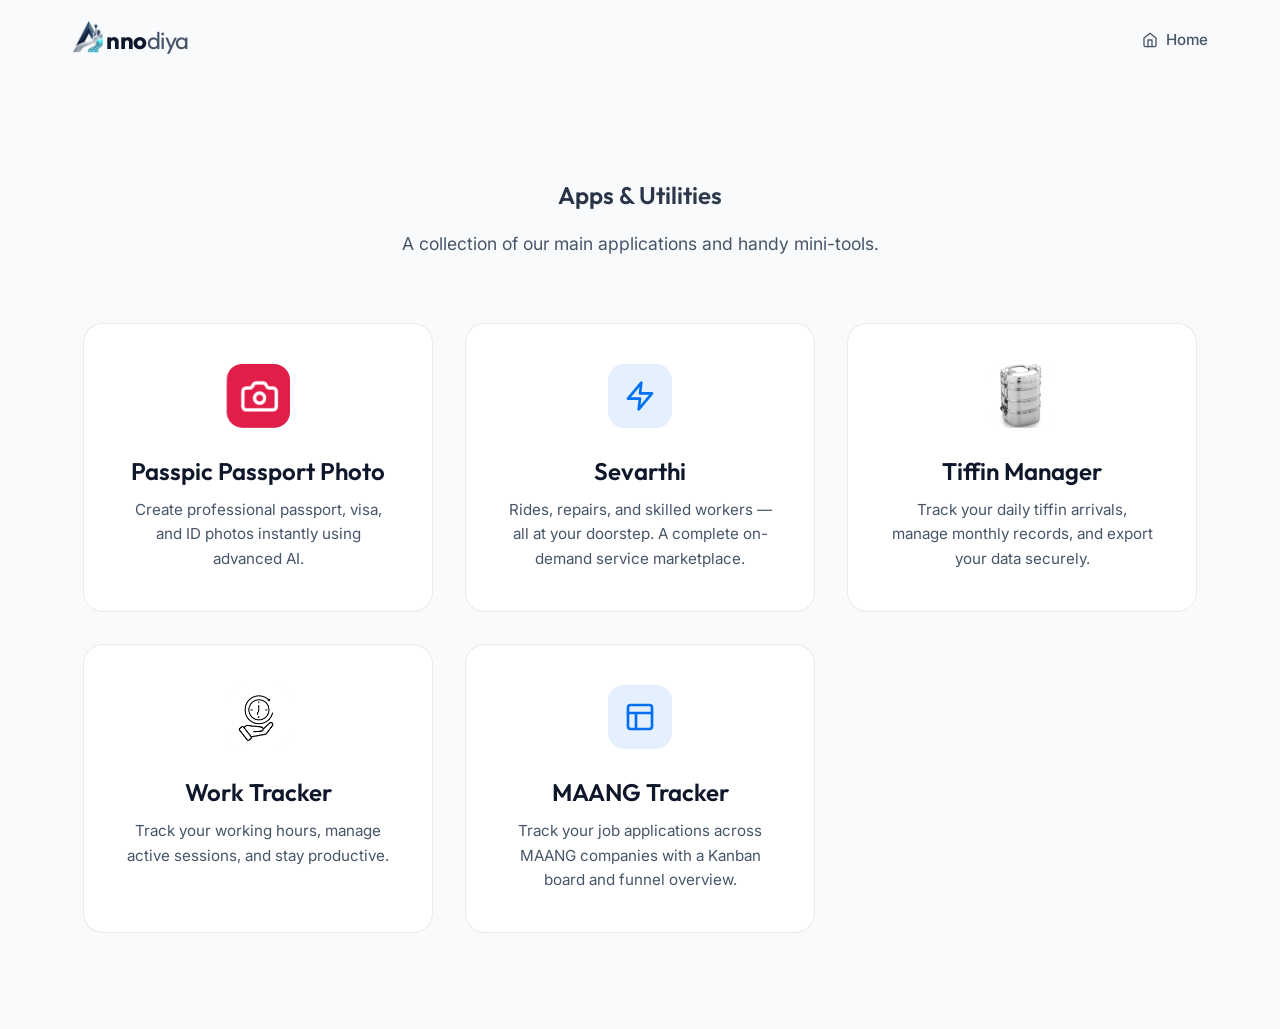
<file: utils/index.html>
<!DOCTYPE html>
<html lang="en">

<head>
    <meta charset="UTF-8">
    <meta name="viewport" content="width=device-width, initial-scale=1.0">
    <title>Utilities | Annodiya</title>
    <link rel="stylesheet" href="../index.css">
    <style>
        .utils-hero {
            padding: 4rem 0 4rem;
            text-align: center;
        }

        nav {
            position: static !important;
            transform: none !important;
            background: transparent !important;
            border-bottom: none !important;
            backdrop-filter: none !important;
            margin-bottom: 2rem;
        }

        .utils-grid {
            display: grid;
            grid-template-columns: repeat(auto-fill, minmax(300px, 350px));
            gap: 2rem;
            margin-bottom: 6rem;
            justify-content: center;
        }

        .util-card {
            background: var(--card-bg);
            border: 1px solid var(--border);
            border-radius: 20px;
            padding: 2.5rem;
            transition: var(--transition);
            display: flex;
            flex-direction: column;
            align-items: center;
            text-align: center;
            text-decoration: none;
            color: var(--text-primary);
        }

        .util-card:hover {
            background: var(--card-hover);
            border-color: var(--primary);
            transform: translateY(-8px);
            box-shadow: 0 10px 30px var(--primary-glow);
        }

        .util-icon {
            width: 64px;
            height: 64px;
            background: rgba(0, 112, 243, 0.1);
            color: var(--primary);
            border-radius: 16px;
            display: flex;
            align-items: center;
            justify-content: center;
            margin-bottom: 1.5rem;
        }

        .util-icon svg {
            width: 32px;
            height: 32px;
        }

        .util-card h3 {
            font-size: 1.5rem;
            margin-bottom: 0.5rem;
        }

        .util-card p {
            color: var(--text-secondary);
            font-size: 0.95rem;
        }
    </style>
</head>

<body>
    <nav>
        <div class="container nav-container">
            <a href="../index.html" class="logo" style="text-decoration: none;">
                <img src="../images/annodiya-logo.png" alt="Logo" class="logo-img">
                <span class="logo-text">nno<span>diya</span></span>
            </a>
            <div class="nav-links">
                <a href="../index.html" style="display: flex; align-items: center; gap: 0.5rem;">
                    <svg xmlns="http://www.w3.org/2000/svg" width="16" height="16" viewBox="0 0 24 24" fill="none"
                        stroke="currentColor" stroke-width="2" stroke-linecap="round" stroke-linejoin="round">
                        <path d="M3 9l9-7 9 7v11a2 2 0 0 1-2 2H5a2 2 0 0 1-2-2z"></path>
                        <polyline points="9 22 9 12 15 12 15 22"></polyline>
                    </svg>
                    Home
                </a>
            </div>
        </div>
    </nav>

    <main>
        <section class="utils-hero">
            <div class="container">
                <h1 class="gradient-text">Apps & Utilities</h1>
                <p style="color: var(--text-secondary); max-width: 600px; margin: 1rem auto 0; font-size: 1.1rem;">
                    A collection of our main applications and handy mini-tools.
                </p>
            </div>
        </section>

        <section class="container">
            <div class="utils-grid">
                <a href="https://passpic.annodiya.in/" target="_blank" class="util-card">
                    <div class="util-icon">
                        <img src="../images/passpic.png" alt="Passpic" style="width: 100%; height: 100%; border-radius: 16px; object-fit: cover;">
                    </div>
                    <h3>Passpic Passport Photo</h3>
                    <p>Create professional passport, visa, and ID photos instantly using advanced AI.</p>
                </a>

                <a href="https://sevarthi.vercel.app/" target="_blank" class="util-card">
                    <div class="util-icon">
                        <svg xmlns="http://www.w3.org/2000/svg" width="32" height="32" viewBox="0 0 24 24" fill="none" stroke="currentColor" stroke-width="2" stroke-linecap="round" stroke-linejoin="round"><path d="M13 2L3 14h9l-1 8 10-12h-9l1-8z"/></svg>
                    </div>
                    <h3>Sevarthi</h3>
                    <p>Rides, repairs, and skilled workers — all at your doorstep. A complete on-demand service marketplace.</p>
                </a>

                <a href="tiffin-manager/index.html" class="util-card">
                    <div class="util-icon">
                        <img src="../images/tiffin.png" alt="Tiffin Manager" style="width: 100%; height: 100%; border-radius: 16px; object-fit: cover;">
                    </div>
                    <h3>Tiffin Manager</h3>
                    <p>Track your daily tiffin arrivals, manage monthly records, and export your data securely.</p>
                </a>

                <a href="work-tracker/index.html" class="util-card">
                    <div class="util-icon">
                        <img src="../images/work-tracker-logo.png" alt="Work Tracker" style="width: 100%; height: 100%; border-radius: 16px; object-fit: cover;">
                    </div>
                    <h3>Work Tracker</h3>
                    <p>Track your working hours, manage active sessions, and stay productive.</p>
                </a>

                <a href="maang-tracker/index.html" class="util-card">
                    <div class="util-icon">
                        <svg xmlns="http://www.w3.org/2000/svg" width="32" height="32" viewBox="0 0 24 24" fill="none" stroke="currentColor" stroke-width="2" stroke-linecap="round" stroke-linejoin="round"><rect x="3" y="3" width="18" height="18" rx="2" ry="2"></rect><line x1="3" y1="9" x2="21" y2="9"></line><line x1="9" y1="21" x2="9" y2="9"></line></svg>
                    </div>
                    <h3>MAANG Tracker</h3>
                    <p>Track your job applications across MAANG companies with a Kanban board and funnel overview.</p>
                </a>
            </div>
        </section>
    </main>

    <script>
        const nav = document.querySelector('nav');
        setTimeout(() => nav.classList.add('visible'), 100);

        // Load theme
        const savedTheme = localStorage.getItem('portfolio-theme') || 'light';
        if (savedTheme === 'light' || (savedTheme === 'system' && !window.matchMedia('(prefers-color-scheme: dark)').matches)) {
            document.documentElement.setAttribute('data-theme', 'light');
        } else {
            document.documentElement.removeAttribute('data-theme');
        }
    </script>
</body>

</html>
</file>
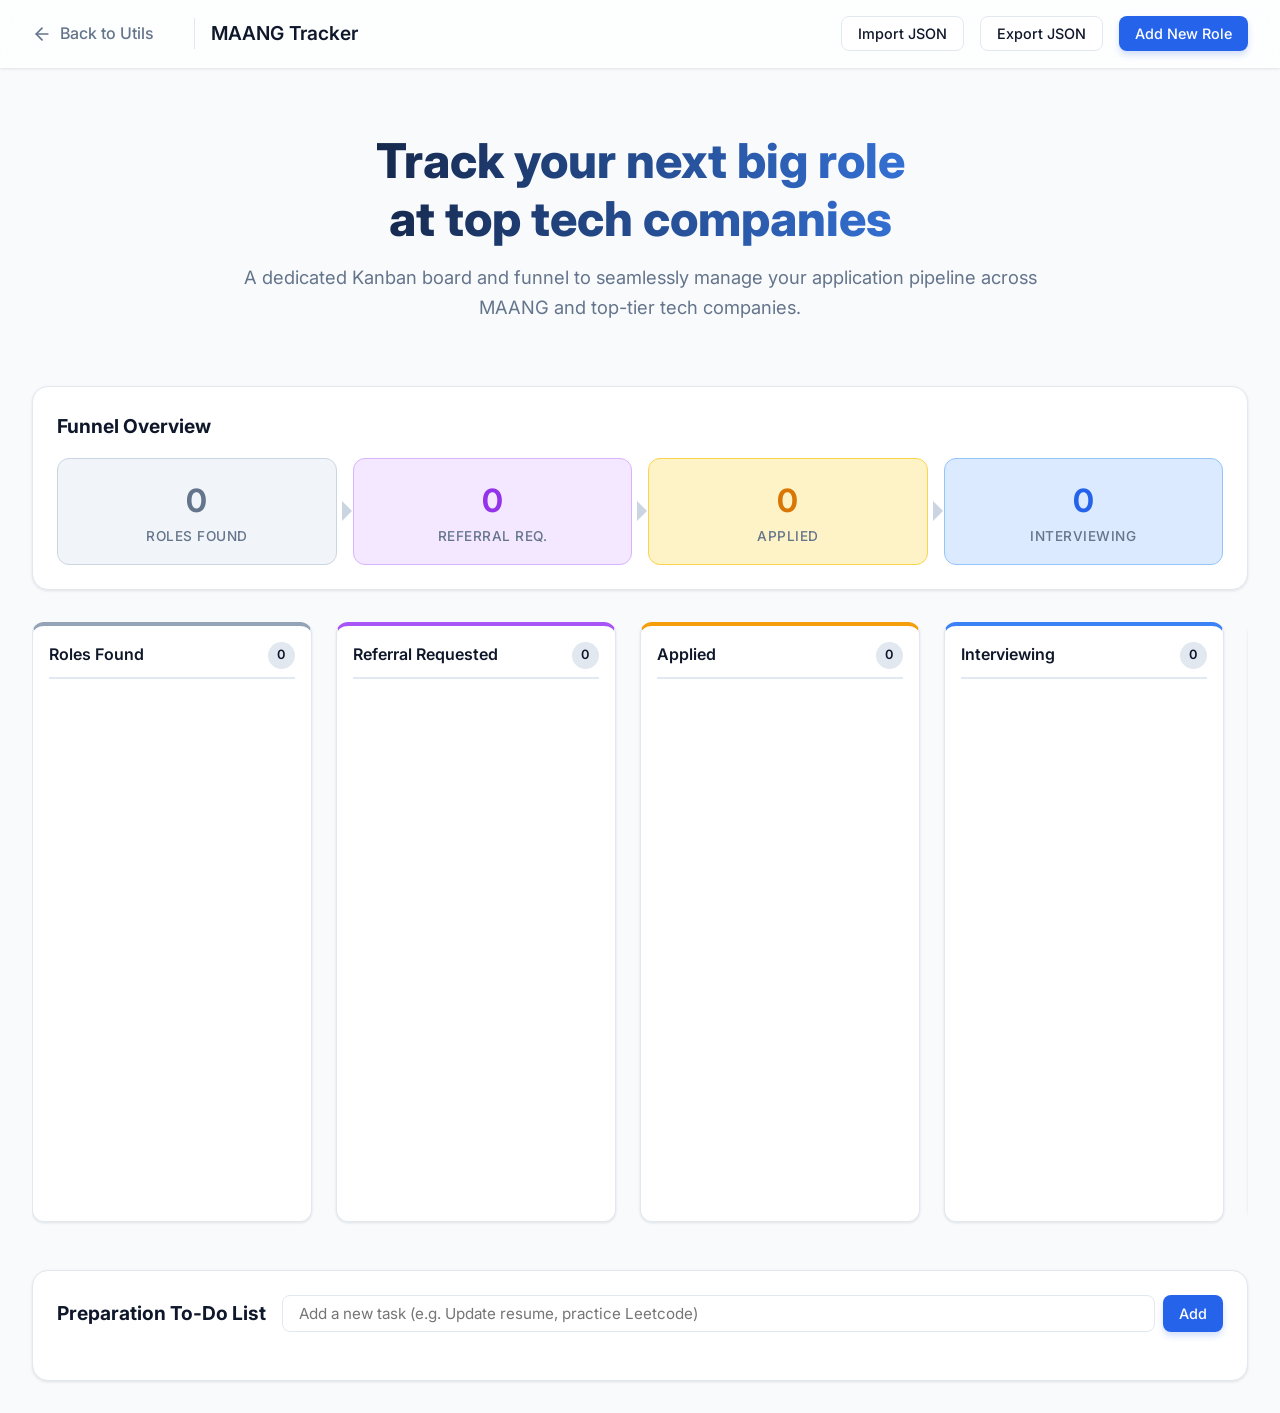
<file: utils/maang-tracker/index.html>
<!DOCTYPE html>
<html lang="en">
<head>
    <meta charset="UTF-8">
    <meta name="viewport" content="width=device-width, initial-scale=1.0">
    <title>MAANG Role Tracker</title>
    <link href="https://fonts.googleapis.com/css2?family=Inter:wght@400;500;600;700&display=swap" rel="stylesheet">
    <link rel="stylesheet" href="style.css">
</head>
<body>
    <header class="app-header">
        <div class="header-content">
            <div class="header-left">
                <a href="../index.html" class="back-link">
                    <svg xmlns="http://www.w3.org/2000/svg" width="20" height="20" viewBox="0 0 24 24" fill="none" stroke="currentColor" stroke-width="2" stroke-linecap="round" stroke-linejoin="round"><line x1="19" y1="12" x2="5" y2="12"></line><polyline points="12 19 5 12 12 5"></polyline></svg>
                    Back to Utils
                </a>
                <span style="font-weight: 600; font-size: 1.2rem; color: var(--text-primary); margin-left: 1rem; padding-left: 1rem; border-left: 1px solid var(--border-color);">MAANG Tracker</span>
            </div>
            <div class="header-actions">
                <button id="importBtn" class="btn btn-secondary">Import JSON</button>
                <input type="file" id="fileInput" accept=".json" style="display: none;">
                <button id="exportBtn" class="btn btn-secondary">Export JSON</button>
                <button id="addRoleBtn" class="btn btn-primary">Add New Role</button>
            </div>
        </div>
    </header>

    <main class="app-main">
        <!-- Hero Section -->
        <section class="tracker-hero" style="text-align: center; padding: 2rem 0; max-width: 800px; margin: 0 auto;">
            <h1 style="font-size: 3rem; font-weight: 800; line-height: 1.2; margin-bottom: 1rem; background: linear-gradient(to right, #0F172A, #3B82F6); -webkit-background-clip: text; -webkit-text-fill-color: transparent;">Track your next big role<br>at top tech companies</h1>
            <p style="color: var(--text-secondary); font-size: 1.15rem; line-height: 1.6;">A dedicated Kanban board and funnel to seamlessly manage your application pipeline across MAANG and top-tier tech companies.</p>
        </section>

        <!-- Funnel Overview -->
        <section class="funnel-section">
            <h2>Funnel Overview</h2>
            <div class="funnel-container" id="funnelContainer">
                <!-- Funnel items generated by JS -->
            </div>
        </section>

        <!-- Kanban Board -->
        <section class="kanban-board">
            <div class="kanban-column" data-column="found">
                <div class="column-header">
                    <h3>Roles Found</h3>
                    <span class="count" id="count-found">0</span>
                </div>
                <div class="column-content" id="col-found"></div>
            </div>

            <div class="kanban-column" data-column="referral">
                <div class="column-header">
                    <h3>Referral Requested</h3>
                    <span class="count" id="count-referral">0</span>
                </div>
                <div class="column-content" id="col-referral"></div>
            </div>

            <div class="kanban-column" data-column="applied">
                <div class="column-header">
                    <h3>Applied</h3>
                    <span class="count" id="count-applied">0</span>
                </div>
                <div class="column-content" id="col-applied"></div>
            </div>

            <div class="kanban-column" data-column="interviewing">
                <div class="column-header">
                    <h3>Interviewing</h3>
                    <span class="count" id="count-interviewing">0</span>
                </div>
                <div class="column-content" id="col-interviewing"></div>
            </div>

            <div class="kanban-column" data-column="rejected">
                <div class="column-header">
                    <h3>Rejected</h3>
                    <span class="count" id="count-rejected">0</span>
                </div>
                <div class="column-content" id="col-rejected"></div>
            </div>
        </section>

        <!-- Todo List -->
        <section class="todo-section">
            <div class="todo-header">
                <h2>Preparation To-Do List</h2>
                <form id="todoForm" class="todo-form">
                    <input type="text" id="todoInput" placeholder="Add a new task (e.g. Update resume, practice Leetcode)" required>
                    <button type="submit" class="btn btn-primary">Add</button>
                </form>
            </div>
            <ul id="todoList" class="todo-list">
                <!-- Todo items generated by JS -->
            </ul>
        </section>
    </main>

    <!-- Add Role Modal -->
    <div id="addRoleModal" class="modal">
        <div class="modal-content">
            <div class="modal-header">
                <h2>Add New Role</h2>
                <button class="close-btn">&times;</button>
            </div>
            <div class="modal-body">
                <form id="addRoleForm">
                    <div class="form-group">
                        <label for="companyName">Company (MAANG)</label>
                        <input type="text" id="companyName" required placeholder="e.g. Google, Amazon...">
                    </div>
                    <div class="form-group">
                        <label for="roleTitle">Role Title</label>
                        <input type="text" id="roleTitle" required placeholder="e.g. Frontend Engineer">
                    </div>
                    <div class="form-group">
                        <label for="roleLink">Job Link</label>
                        <input type="url" id="roleLink" placeholder="https://careers.google.com/...">
                    </div>
                    <div class="form-actions">
                        <button type="button" class="btn btn-secondary close-modal-btn">Cancel</button>
                        <button type="submit" class="btn btn-primary">Add Role</button>
                    </div>
                </form>
            </div>
        </div>
    </div>

    <script src="script.js"></script>
</body>
</html>
</file>
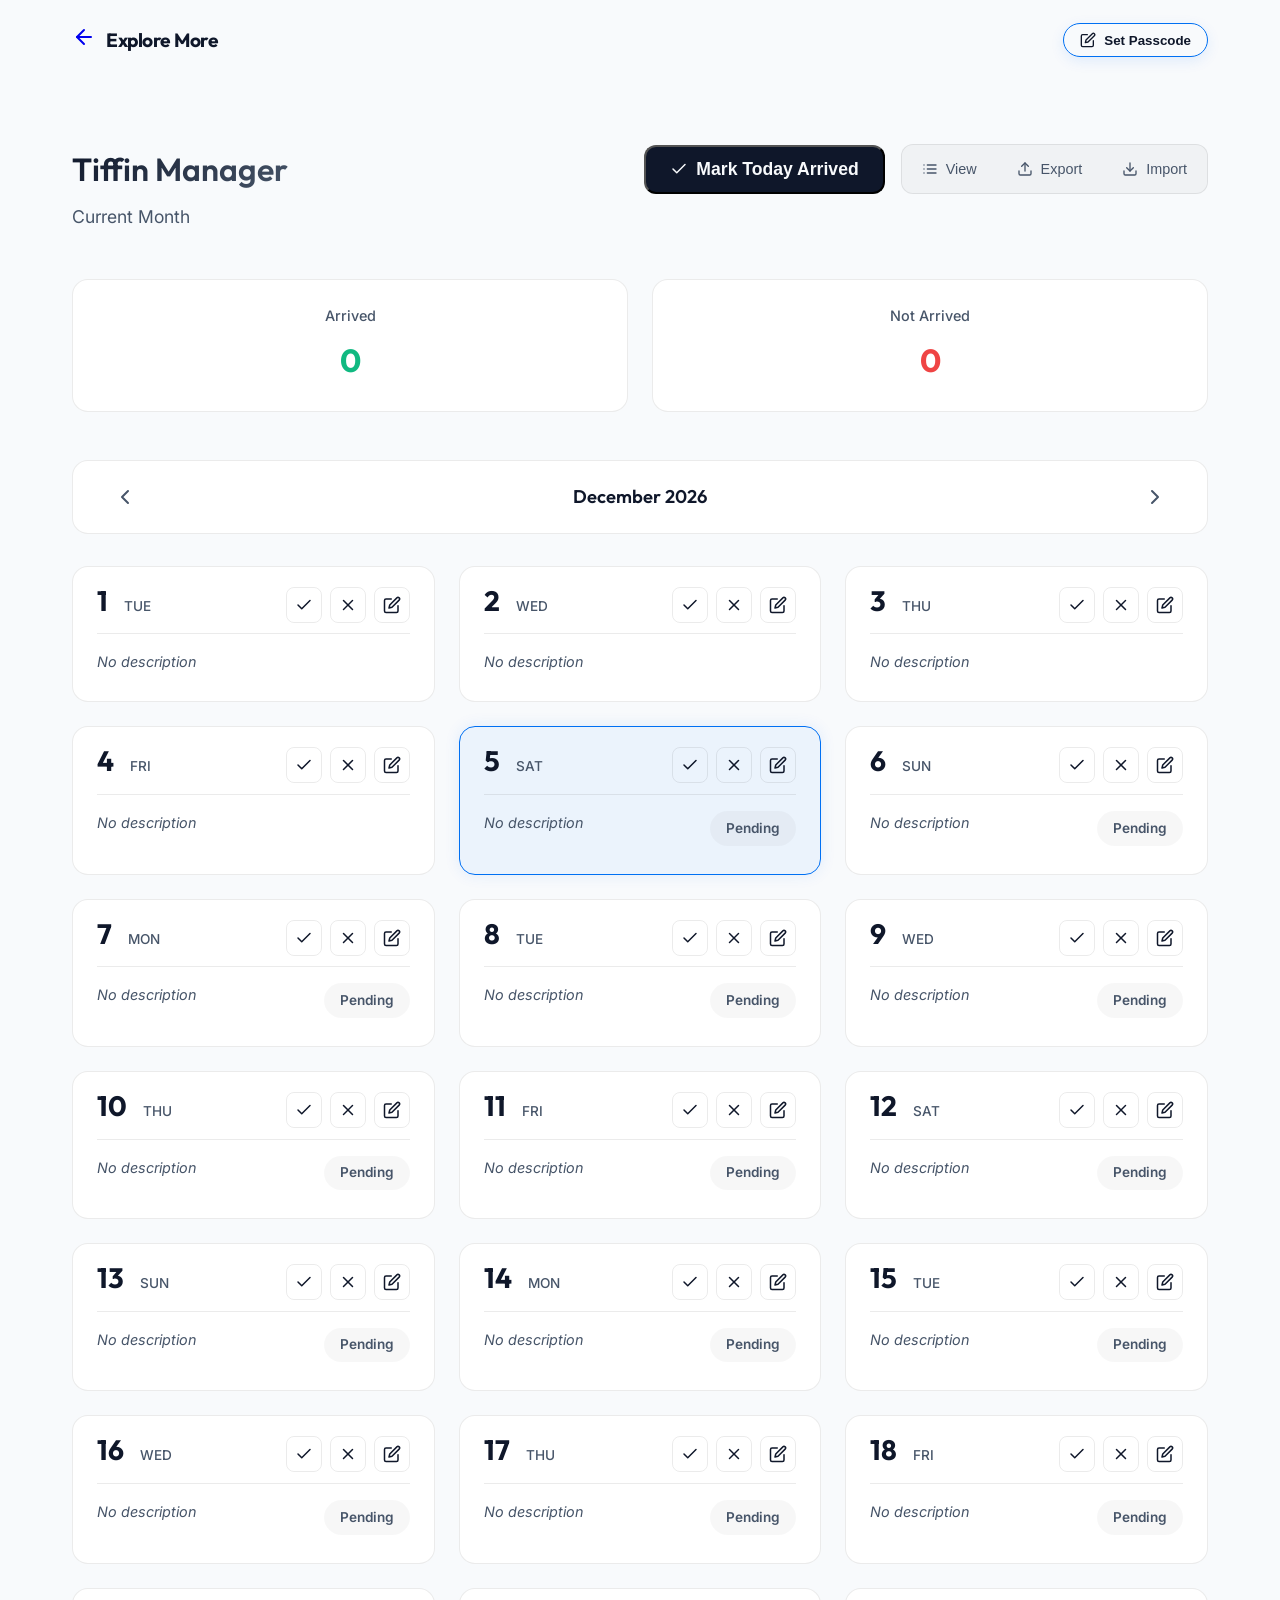
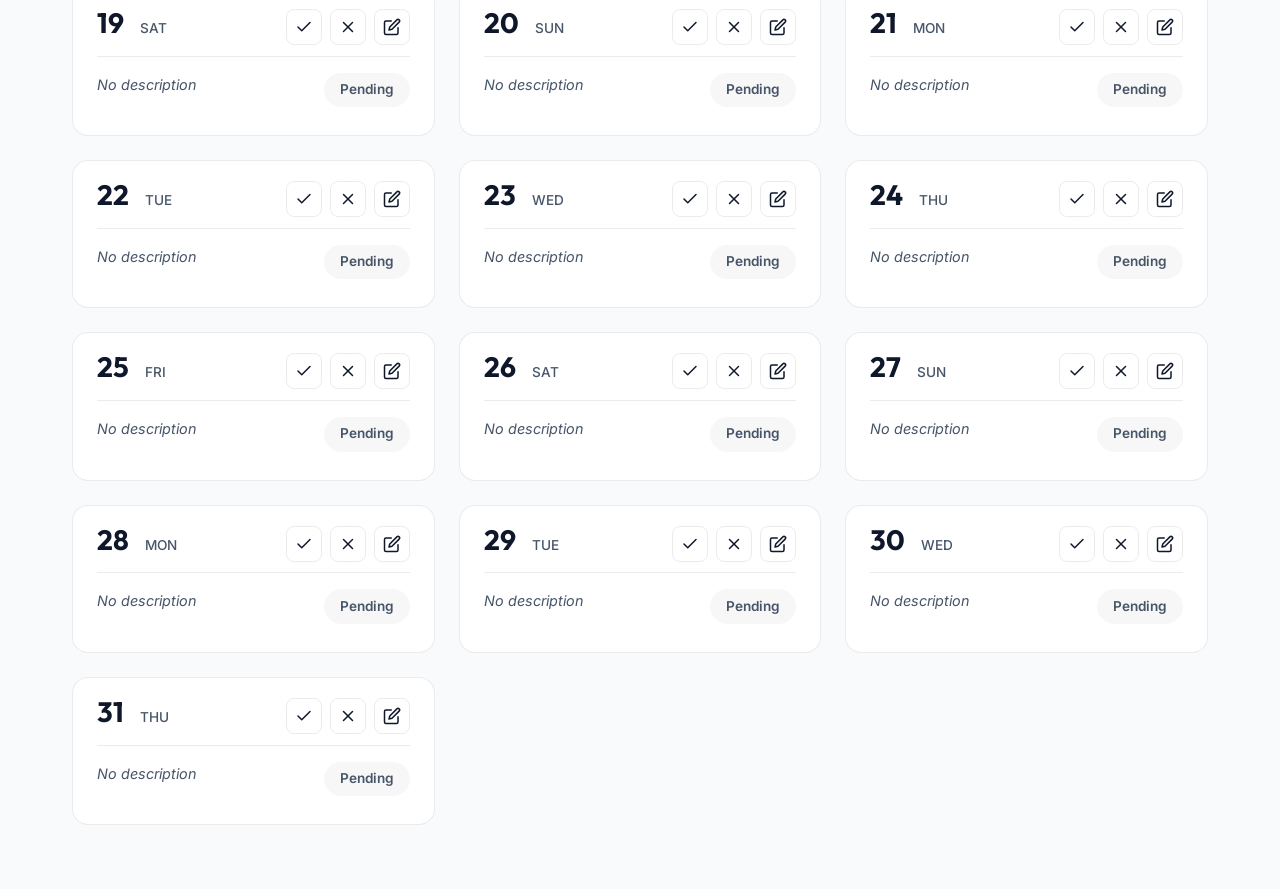
<file: utils/tiffin-manager/index.html>
<!DOCTYPE html>
<html lang="en">
<head>
    <meta charset="UTF-8">
    <meta name="viewport" content="width=device-width, initial-scale=1.0">
    <title>Tiffin Manager | Utilities</title>
    <link rel="manifest" href="./manifest.json">
    <meta name="theme-color" content="#0f172a">
    <link rel="apple-touch-icon" href="../../images/tiffin.png">
    <link rel="icon" type="image/png" href="../../images/tiffin.png">
    <link rel="stylesheet" href="../../index.css">
    <link rel="stylesheet" href="style.css">
    <script>
        const savedTheme = localStorage.getItem('portfolio-theme') || 'system';
        if (savedTheme === 'light') document.documentElement.setAttribute('data-theme', 'light');
    </script>
</head>
<body>
    <!-- Navbar -->
    <nav class="visible">
        <div class="container nav-container">
            <a href="../index.html" class="logo" style="text-decoration: none;">
                <svg xmlns="http://www.w3.org/2000/svg" width="24" height="24" viewBox="0 0 24 24" fill="none" stroke="currentColor" stroke-width="2" stroke-linecap="round" stroke-linejoin="round" style="margin-right: 8px;">
                    <line x1="19" y1="12" x2="5" y2="12"></line>
                    <polyline points="12 19 5 12 12 5"></polyline>
                </svg>
                <span class="logo-text" style="font-size: 1.2rem;">Explore More</span>
            </a>
            <div class="nav-links">
                <button id="auth-btn" class="nav-cta" style="background: transparent; border: 1px solid var(--primary); color: var(--text-primary); padding: 0.5rem 1rem; display: flex; align-items: center; gap: 0.5rem;">
                    <svg xmlns="http://www.w3.org/2000/svg" width="16" height="16" viewBox="0 0 24 24" fill="none" stroke="currentColor" stroke-width="2" stroke-linecap="round" stroke-linejoin="round" id="lock-icon">
                        <rect x="3" y="11" width="18" height="11" rx="2" ry="2"></rect>
                        <path d="M7 11V7a5 5 0 0 1 10 0v4"></path>
                    </svg>
                    <span id="auth-text">Unlock Settings</span>
                </button>
            </div>
        </div>
    </nav>

    <main class="app-container">
        <div class="container">
            <header class="app-header">
                <div>
                    <h1 class="gradient-text">Tiffin Manager</h1>
                    <p class="subtitle" id="current-month-display">Loading...</p>
                </div>
                <div class="header-actions">
                    <button id="mark-today-btn" class="btn btn-primary" style="padding: 0.75rem 1.5rem; display: flex; align-items: center; gap: 0.5rem;">
                        <svg xmlns="http://www.w3.org/2000/svg" width="18" height="18" viewBox="0 0 24 24" fill="none" stroke="currentColor" stroke-width="2" stroke-linecap="round" stroke-linejoin="round">
                            <polyline points="20 6 9 17 4 12"></polyline>
                        </svg>
                        Mark Today Arrived
                    </button>
                    <div class="data-actions">
                        <button id="view-toggle-btn" class="icon-btn" title="Toggle Grid/List View" style="width: auto; padding: 0.5rem 1rem; gap: 0.5rem;">
                            <svg xmlns="http://www.w3.org/2000/svg" width="16" height="16" viewBox="0 0 24 24" fill="none" stroke="currentColor" stroke-width="2" stroke-linecap="round" stroke-linejoin="round" id="view-icon"><rect x="3" y="3" width="7" height="7"></rect><rect x="14" y="3" width="7" height="7"></rect><rect x="14" y="14" width="7" height="7"></rect><rect x="3" y="14" width="7" height="7"></rect></svg>
                            <span style="font-size: 0.9rem; font-weight: 500;">View</span>
                        </button>
                        <button id="export-btn" class="icon-btn" title="Export Data" style="width: auto; padding: 0.5rem 1rem; gap: 0.5rem;">
                            <svg xmlns="http://www.w3.org/2000/svg" width="16" height="16" viewBox="0 0 24 24" fill="none" stroke="currentColor" stroke-width="2" stroke-linecap="round" stroke-linejoin="round"><path d="M21 15v4a2 2 0 0 1-2 2H5a2 2 0 0 1-2-2v-4"></path><polyline points="17 8 12 3 7 8"></polyline><line x1="12" y1="3" x2="12" y2="15"></line></svg>
                            <span style="font-size: 0.9rem; font-weight: 500;">Export</span>
                        </button>
                        <button id="import-btn" class="icon-btn" title="Import Data" style="width: auto; padding: 0.5rem 1rem; gap: 0.5rem;">
                            <svg xmlns="http://www.w3.org/2000/svg" width="16" height="16" viewBox="0 0 24 24" fill="none" stroke="currentColor" stroke-width="2" stroke-linecap="round" stroke-linejoin="round"><path d="M21 15v4a2 2 0 0 1-2 2H5a2 2 0 0 1-2-2v-4"></path><polyline points="7 10 12 15 17 10"></polyline><line x1="12" y1="15" x2="12" y2="3"></line></svg>
                            <span style="font-size: 0.9rem; font-weight: 500;">Import</span>
                        </button>
                        <input type="file" id="import-file" accept=".json" style="display: none;">
                    </div>
                </div>
            </header>

            <!-- Stats Overview -->
            <div class="stats-overview" style="grid-template-columns: repeat(2, 1fr);">
                <div class="stat-card">
                    <div class="stat-label">Arrived</div>
                    <div class="stat-value text-success" id="stat-arrived">0</div>
                </div>
                <div class="stat-card">
                    <div class="stat-label">Not Arrived</div>
                    <div class="stat-value text-danger" id="stat-not-arrived">0</div>
                </div>
            </div>

            <!-- Month Controls -->
            <div class="month-controls">
                <button id="prev-month" class="icon-btn"><svg xmlns="http://www.w3.org/2000/svg" width="24" height="24" viewBox="0 0 24 24" fill="none" stroke="currentColor" stroke-width="2" stroke-linecap="round" stroke-linejoin="round"><polyline points="15 18 9 12 15 6"></polyline></svg></button>
                <h2 id="calendar-title">Month Year</h2>
                <button id="next-month" class="icon-btn"><svg xmlns="http://www.w3.org/2000/svg" width="24" height="24" viewBox="0 0 24 24" fill="none" stroke="currentColor" stroke-width="2" stroke-linecap="round" stroke-linejoin="round"><polyline points="9 18 15 12 9 6"></polyline></svg></button>
            </div>

            <!-- Calendar List View -->
            <div class="days-list" id="days-list">
                <!-- Dynamically populated by JS -->
            </div>
        </div>
    </main>

    <!-- Modals -->
    <div id="modal-overlay" class="modal-overlay"></div>

    <!-- Auth Modal (Set Passcode / Unlock) -->
    <div id="auth-modal" class="modal">
        <div class="modal-header">
            <h3 id="auth-modal-title">Enter Passcode</h3>
            <button class="close-modal"><svg xmlns="http://www.w3.org/2000/svg" width="24" height="24" viewBox="0 0 24 24" fill="none" stroke="currentColor" stroke-width="2" stroke-linecap="round" stroke-linejoin="round"><line x1="18" y1="6" x2="6" y2="18"></line><line x1="6" y1="6" x2="18" y2="18"></line></svg></button>
        </div>
        <div class="modal-body">
            <p id="auth-modal-desc" style="margin-bottom: 1rem; color: var(--text-secondary);">Please enter your 4-digit passcode.</p>
            <div class="pin-inputs">
                <input type="password" class="pin-box" maxlength="1" data-index="0" autofocus>
                <input type="password" class="pin-box" maxlength="1" data-index="1">
                <input type="password" class="pin-box" maxlength="1" data-index="2">
                <input type="password" class="pin-box" maxlength="1" data-index="3">
            </div>
            <p id="auth-error" class="text-danger" style="display: none; margin-top: 1rem; font-size: 0.9rem;">Incorrect passcode.</p>
        </div>
    </div>

    <!-- Edit Day Modal -->
    <div id="edit-modal" class="modal">
        <div class="modal-header">
            <h3 id="edit-modal-title">Edit Day</h3>
            <button class="close-modal"><svg xmlns="http://www.w3.org/2000/svg" width="24" height="24" viewBox="0 0 24 24" fill="none" stroke="currentColor" stroke-width="2" stroke-linecap="round" stroke-linejoin="round"><line x1="18" y1="6" x2="6" y2="18"></line><line x1="6" y1="6" x2="18" y2="18"></line></svg></button>
        </div>
        <div class="modal-body">
            <form id="edit-form">
                <input type="hidden" id="edit-date-key">
                <div class="form-group" style="margin-bottom: 1.5rem;">
                    <label>Status</label>
                    <div class="status-toggle-group">
                        <label class="status-radio">
                            <input type="radio" name="status" value="pending" checked>
                            <span class="radio-btn pending">Pending</span>
                        </label>
                        <label class="status-radio">
                            <input type="radio" name="status" value="arrived">
                            <span class="radio-btn arrived">Arrived</span>
                        </label>
                        <label class="status-radio">
                            <input type="radio" name="status" value="not-arrived">
                            <span class="radio-btn not-arrived">Not Arrived</span>
                        </label>
                    </div>
                </div>
                <div class="form-group" style="margin-bottom: 1.5rem;">
                    <label for="edit-desc">Description</label>
                    <input type="text" id="edit-desc" class="modal-input" placeholder="E.g., Extra chapati, special thali...">
                </div>
                <div class="form-group" style="margin-bottom: 1.5rem;">
                    <label for="edit-tags">Tags (comma separated)</label>
                    <input type="text" id="edit-tags" class="modal-input" placeholder="Spicy, Late, etc.">
                </div>
                <button type="submit" class="btn btn-primary" style="width: 100%;">Save Changes</button>
            </form>
        </div>
    </div>

    <!-- Toast Notification -->
    <div id="toast" class="toast">Data saved successfully</div>

    <script src="app.js"></script>
</body>
</html>
</file>
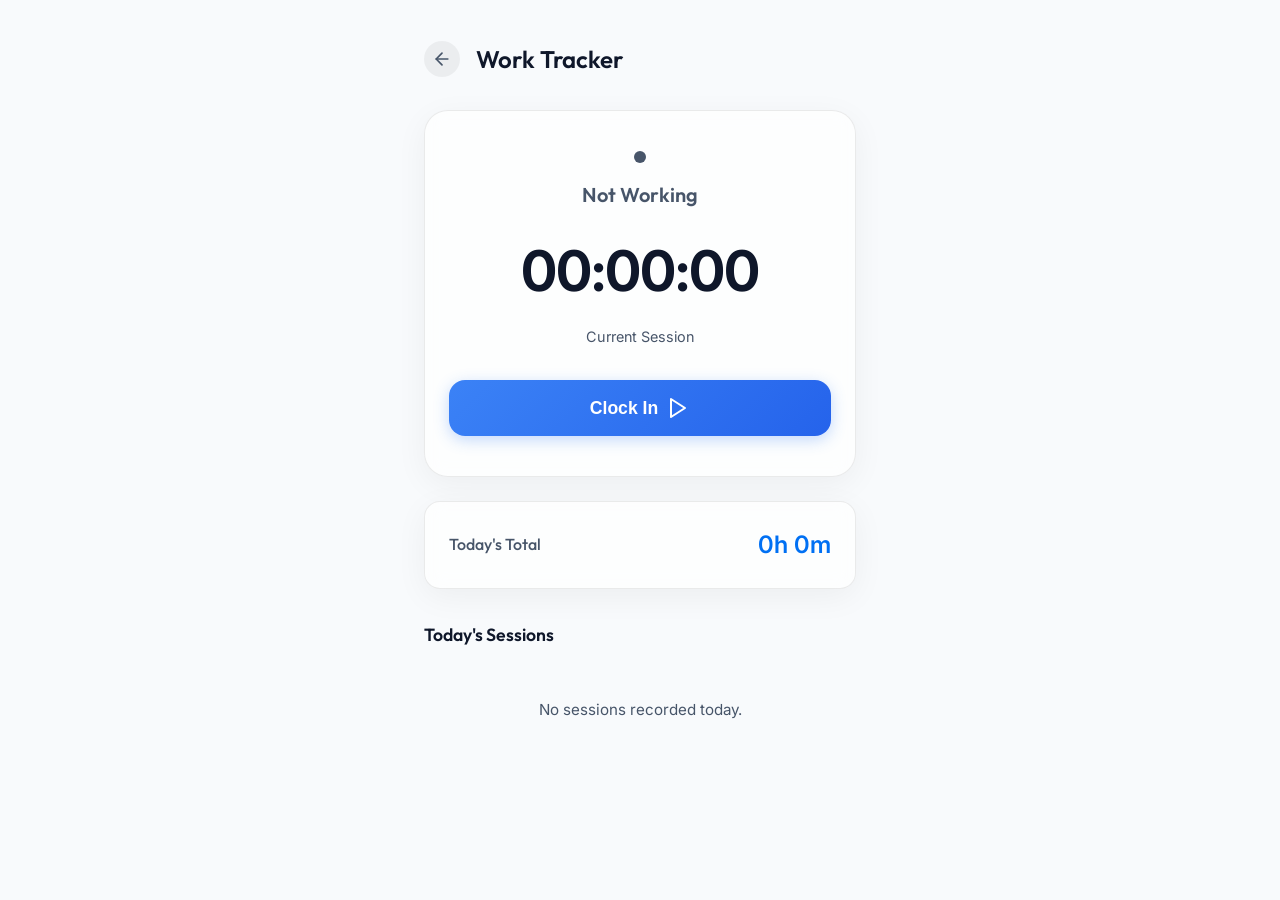
<file: utils/work-tracker/index.html>
<!DOCTYPE html>
<html lang="en">
<head>
    <meta charset="UTF-8">
    <meta name="viewport" content="width=device-width, initial-scale=1.0, maximum-scale=1.0, user-scalable=no">
    <meta name="theme-color" content="#0f172a">
    <title>Work Tracker | Annodiya</title>
    <link rel="manifest" href="manifest.json">
    <link rel="apple-touch-icon" href="../../images/work-tracker-logo.png">
    <link rel="icon" type="image/png" href="../../images/work-tracker-logo.png">
    <link rel="stylesheet" href="../../index.css">
    <link rel="stylesheet" href="style.css">
</head>
<body>
    <div class="app-container">
        <header>
            <a href="../index.html" class="back-btn">
                <svg xmlns="http://www.w3.org/2000/svg" width="20" height="20" viewBox="0 0 24 24" fill="none" stroke="currentColor" stroke-width="2" stroke-linecap="round" stroke-linejoin="round"><line x1="19" y1="12" x2="5" y2="12"></line><polyline points="12 19 5 12 12 5"></polyline></svg>
            </a>
            <h1>Work Tracker</h1>
        </header>

        <main>
            <div class="status-card glass" id="statusCard">
                <div class="status-indicator"></div>
                <h2 id="statusText">Not Working</h2>
                <div class="timer" id="activeTimer">00:00:00</div>
                <p class="subtitle">Current Session</p>
                
                <button id="toggleBtn" class="action-btn start-btn">
                    <span class="btn-text">Clock In</span>
                    <svg class="btn-icon play-icon" xmlns="http://www.w3.org/2000/svg" width="24" height="24" viewBox="0 0 24 24" fill="none" stroke="currentColor" stroke-width="2" stroke-linecap="round" stroke-linejoin="round"><polygon points="5 3 19 12 5 21 5 3"></polygon></svg>
                    <svg class="btn-icon stop-icon" xmlns="http://www.w3.org/2000/svg" width="24" height="24" viewBox="0 0 24 24" fill="none" stroke="currentColor" stroke-width="2" stroke-linecap="round" stroke-linejoin="round" style="display:none;"><rect x="3" y="3" width="18" height="18" rx="2" ry="2"></rect></svg>
                </button>
            </div>

            <div class="summary-card glass">
                <h3>Today's Total</h3>
                <div class="total-time" id="totalTimeToday">0h 0m</div>
            </div>

            <div class="history-section">
                <h3>Today's Sessions</h3>
                <div class="session-list" id="sessionList">
                    <!-- Sessions will be injected here -->
                </div>
            </div>
        </main>
    </div>

    <script>
        // Load theme
        const savedTheme = localStorage.getItem('portfolio-theme') || 'system';
        if (savedTheme === 'light') {
            document.documentElement.setAttribute('data-theme', 'light');
        }
    </script>
    <script src="app.js"></script>
    <script>
        if ('serviceWorker' in navigator) {
            navigator.serviceWorker.register('sw.js')
                .then(reg => console.log('Service Worker Registered'))
                .catch(err => console.log('Service Worker Error', err));
        }
    </script>
</body>
</html>
</file>
<file: index.css>
@import url('https://fonts.googleapis.com/css2?family=Inter:wght@400;500;600&family=Outfit:wght@400;500;600;700&display=swap');

:root {
    /* Theme Defaults (Dark) */
    --background: #040810;
    --card-bg: #0A1428;
    --card-hover: #0F203C;
    --primary: #0070F3;
    --primary-glow: rgba(0, 112, 243, 0.4);
    --accent-orange: #f97316;
    --accent-orange-glow: rgba(249, 115, 22, 0.3);
    --text-primary: #FFFFFF;
    --text-secondary: #94A3B8;
    --border: rgba(255, 255, 255, 0.1);
    --border-hover: rgba(255, 255, 255, 0.2);
    --nav-bg: rgba(4, 8, 16, 0.8);

    /* Layout */
    --container-max: 1200px;
    --nav-height: 80px;

    /* Transitions */
    --transition: all 0.3s cubic-bezier(0.4, 0, 0.2, 1);
}

[data-theme="light"] {
    --background: #F8FAFC;
    --card-bg: #FFFFFF;
    --card-hover: #F1F5F9;
    --primary: #0070F3;
    --primary-glow: rgba(0, 112, 243, 0.1);
    --accent-orange: #f97316;
    --accent-orange-glow: rgba(249, 115, 22, 0.1);
    --accent-red: #EA0A2A;
    --accent-red-glow: rgba(234, 10, 42, 0.1);
    --text-primary: #0F172A;
    --text-secondary: #475569;
    --border: rgba(0, 0, 0, 0.08);
    --border-hover: rgba(0, 0, 0, 0.15);
    --nav-bg: rgba(248, 250, 252, 0.8);
    --coming-soon-bg: #F5F3FF;
    --coming-soon-text: #6D28D9;
}

* {
    margin: 0;
    padding: 0;
    box-sizing: border-box;
}

html {
    scroll-behavior: smooth;
}

body {
    background-color: var(--background);
    color: var(--text-primary);
    font-family: 'Inter', sans-serif;
    line-height: 1.6;
    overflow-x: hidden;
}

h1,
h2,
h3,
h4 {
    font-family: 'Outfit', sans-serif;
    font-weight: 600;
}

.container {
    max-width: var(--container-max);
    margin: 0 auto;
    padding: 0 2rem;
}

/* Typography Utilities */
.gradient-text {
    background: linear-gradient(135deg, var(--text-primary) 0%, var(--text-secondary) 100%);
    -webkit-background-clip: text;
    -webkit-text-fill-color: transparent;
}

.gradient-text-blue {
    background: linear-gradient(135deg, #60A5FA 0%, #2563EB 100%);
    -webkit-background-clip: text;
    -webkit-text-fill-color: transparent;
}

/* Navigation */
nav {
    position: fixed;
    top: 0;
    width: 100%;
    height: var(--nav-height);
    display: flex;
    align-items: center;
    background: var(--nav-bg);
    backdrop-filter: blur(12px);
    border-bottom: 1px solid var(--border);
    z-index: 1000;
    transform: translateY(-100%);
    transition: transform 0.4s cubic-bezier(0.4, 0, 0.2, 1);
}

nav.visible {
    transform: translateY(0);
}

.nav-container {
    display: flex;
    justify-content: space-between;
    align-items: center;
    width: 100%;
}

.logo {
    display: flex;
    align-items: bottom;
    gap: 2px;
    font-family: 'Outfit', sans-serif;
    font-size: 1.5rem;
    font-weight: 700;
    letter-spacing: -0.02em;
}

.logo-img {
    width: 32px;
    height: 32px;
    object-fit: contain;
}

.logo .logo-text span {
    color: var(--text-secondary);
    font-weight: 400;
}

.logo-text {
    color: var(--text-primary);
}

.nav-links {
    display: flex;
    gap: 2.5rem;
    align-items: center;
}

.nav-links a {
    text-decoration: none;
    color: var(--text-secondary);
    font-weight: 500;
    font-size: 0.95rem;
    transition: var(--transition);
    position: relative;
}

.nav-links a::after {
    content: '';
    position: absolute;
    width: 0;
    height: 2px;
    bottom: -4px;
    left: 0;
    background: var(--primary);
    transition: width 0.3s ease;
}

.nav-links a:hover,
.nav-links a.active {
    color: var(--text-primary);
}

.nav-links a:hover::after,
.nav-links a.active::after {
    width: 100%;
}

.nav-links a svg {
    transition: transform 0.3s ease, color 0.3s ease;
}

.nav-links a:hover svg,
.nav-links a.active svg {
    transform: scale(1.1) translateY(-1px);
    color: var(--primary);
}

/* Scroll Progress Bar */
#scroll-progress {
    position: fixed;
    top: 0;
    left: 0;
    height: 7px;
    background: var(--primary);
    width: 0%;
    z-index: 10001;
    transition: width 0.1s;
}

.nav-cta {
    background: var(--primary);
    color: white;
    padding: 0.75rem 1.5rem;
    border-radius: 50px;
    font-weight: 600;
    text-decoration: none;
    box-shadow: 0 4px 14px var(--primary-glow);
    transition: var(--transition);
}

.nav-cta:hover {
    transform: translateY(-2px);
    box-shadow: 0 6px 20px var(--primary-glow);
}

.hero {
    padding: 10rem 0 8rem;
    text-align: center;
    position: relative;
}

.hero .container {
    position: relative;
    z-index: 20;
}

.hero-logo {
    display: flex;
    align-items: center;
    justify-content: center;
    gap: 0.5rem;
    margin-bottom: 2rem;
    font-family: 'Outfit', sans-serif;
    font-size: 3.5rem;
    font-weight: 700;
    letter-spacing: -0.02em;
    animation: fadeInDown 0.8s ease-out;
}

.hero-logo-img {
    height: 64px;
    width: auto;
}

.hero-logo-text {
    color: var(--text-primary);
}

.hero-logo-text span {
    color: var(--text-secondary);
    font-weight: 400;
}

@keyframes fadeInDown {
    from {
        opacity: 0;
        transform: translateY(-20px);
    }

    to {
        opacity: 1;
        transform: translateY(0);
    }
}

.hero h1 {
    font-size: 4.5rem;
    line-height: 1.1;
    margin-bottom: 1.5rem;
    letter-spacing: -0.04em;
}

.hero p {
    font-size: 1.25rem;
    color: var(--text-secondary);
    max-width: 700px;
    margin: 0 auto 3rem;
}

.hero-btns {
    display: flex;
    gap: 1.5rem;
    justify-content: center;
}

.btn {
    padding: 1rem 2.5rem;
    border-radius: 12px;
    font-size: 1.1rem;
    font-weight: 600;
    text-decoration: none;
    transition: var(--transition);
}

.btn-primary {
    background: var(--text-primary);
    color: var(--background);
}

.btn-primary:hover {
    transform: translateY(-3px);
    box-shadow: 0 10px 30px rgba(255, 255, 255, 0.2);
}

.btn-secondary {
    background: transparent;
    border: 1px solid var(--border);
    color: var(--text-primary);
}

.btn-secondary:hover {
    background: var(--border);
    transform: translateY(-3px);
}

/* Floating Shapes Animation */
.floating-shapes {
    position: absolute;
    top: 0;
    left: 0;
    width: 100%;
    height: 100%;
    pointer-events: none;
    z-index: -1;
}

.shape {
    position: absolute;
    border-radius: 50%;
    filter: blur(80px);
    opacity: 0.4;
    animation: float 20s infinite linear;
}

.shape-1 {
    top: 10%;
    left: 10%;
    width: 300px;
    height: 300px;
    background: var(--primary);
}

.shape-2 {
    bottom: 10%;
    right: 10%;
    width: 400px;
    height: 400px;
    background: var(--accent-orange);
}

@keyframes float {
    0% {
        transform: translate(0, 0) scale(1);
    }

    33% {
        transform: translate(30px, -50px) scale(1.1);
    }

    66% {
        transform: translate(-20px, 20px) scale(0.9);
    }

    100% {
        transform: translate(0, 0) scale(1);
    }
}

/* Projects Section */
.section-title {
    font-size: 3rem;
    margin-bottom: 4rem;
    text-align: center;
}

.projects-grid {
    display: grid;
    grid-template-columns: repeat(auto-fit, minmax(320px, 1fr));
    gap: 2rem;
}

.project-card {
    background: var(--card-bg);
    border: 1px solid var(--border);
    border-radius: 24px;
    padding: 3rem;
    transition: var(--transition);
    position: relative;
    overflow: hidden;
}

.project-card:hover {
    background: var(--card-hover);
    border-color: var(--border-hover);
    transform: translateY(-10px);
}

.project-logo {
    width: 64px;
    height: 64px;
    border-radius: 16px;
    display: flex;
    align-items: center;
    justify-content: center;
    margin-bottom: 2rem;
    overflow: hidden; /* Ensure large images don't spill out */
}

.project-logo img,
.project-logo svg {
    width: 100%;
    height: 100%;
    object-fit: contain;
}

.project-card h3 {
    font-size: 2rem;
    margin-bottom: 1rem;
}

.project-card p {
    color: var(--text-secondary);
    margin-bottom: 2rem;
}

.project-link {
    color: var(--primary);
    text-decoration: none;
    font-weight: 600;
    display: inline-flex;
    align-items: center;
    gap: 0.5rem;
}

.project-link:hover {
    gap: 0.75rem;
}

/* Sevarthi Theme */
.sevarthi-card {
    border-top: 4px solid var(--accent-orange);
}

.sevarthi-logo {
    background: var(--accent-orange);
    box-shadow: 0 0 20px var(--accent-orange-glow);
}

/* Hariss Theme */
.hariss-card {
    border-top: 4px solid var(--accent-red);
}

.hariss-logo {
    background: transparent;
    box-shadow: none;
    padding: 0;
}

/* Coming Soon Theme */
.coming-soon-card {
    border-top: 4px solid #8B5CF6;
    background: linear-gradient(to bottom right, var(--card-bg), #0f0a1e);
}

[data-theme="light"] .coming-soon-card {
    background: linear-gradient(to bottom right, var(--card-bg), #F5F3FF);
}

.coming-soon-badge {
    position: absolute;
    top: 2rem;
    right: 2rem;
    padding: 0.4rem 1rem;
    background: rgba(139, 92, 246, 0.2);
    color: #A78BFA;
    border-radius: 50px;
    font-size: 0.85rem;
    font-weight: 600;
    border: 1px solid rgba(139, 92, 246, 0.3);
}

[data-theme="light"] .coming-soon-badge {
    background: var(--coming-soon-bg);
    color: var(--coming-soon-text);
    border-color: rgba(139, 92, 246, 0.2);
}

/* Tech Stack */
.tech-item {
    background: rgba(255, 255, 255, 0.03);
    padding: 2rem;
    border-radius: 20px;
    border: 1px solid var(--border);
    transition: var(--transition);
    display: flex;
    flex-direction: column;
    align-items: center;
    justify-content: center;
    width: 140px;
}

.tech-item svg {
    width: 48px;
    height: 48px;
    object-fit: contain;
}

.tech-item:hover {
    background: rgba(255, 255, 255, 0.08);
    border-color: var(--primary);
    transform: translateY(-5px);
}

/* Impact Section */
#impact h4 {
    margin-bottom: 0.5rem;
    letter-spacing: -0.02em;
}

/* Founder Card (Linked Card) */
.founder-section {
    padding: 8rem 0;
    background: var(--card-hover);
}

.founder-card {
    background: var(--card-bg);
    border-radius: 24px;
    overflow: hidden;
    display: grid;
    grid-template-columns: 240px 1fr;
    box-shadow: 0 15px 30px rgba(0, 0, 0, 0.2);
    border: 1px solid var(--border);
    max-width: 700px;
    margin: 0 auto;
    min-height: 280px;
}

.founder-img {
    width: 100%;
    height: 100%;
    object-fit: cover;
}

.founder-content {
    padding: 2rem;
    display: flex;
    flex-direction: column;
    justify-content: center;
    background: radial-gradient(circle at 100% 0%, var(--primary-glow) 0%, transparent 70%);
}

.founder-quote {
    font-size: 1.25rem;
    font-style: italic;
    color: var(--text-secondary);
    line-height: 1.8;
    margin-bottom: 2rem;
}

.founder-info h4 {
    font-size: 1.5rem;
    margin-bottom: 0.25rem;
}

.founder-info p {
    color: var(--text-secondary);
    margin-bottom: 2rem;
}

.btn-linkedin {
    display: inline-flex;
    align-items: center;
    gap: 0.75rem;
    padding: 0.75rem 1.5rem;
    background: #0077b5;
    color: white;
    text-decoration: none;
    border-radius: 12px;
    font-weight: 600;
    transition: var(--transition);
}

.btn-linkedin:hover {
    transform: translateY(-2px);
    box-shadow: 0 4px 12px rgba(0, 119, 181, 0.3);
}

/* Social Icons */
.social-icon {
    display: flex;
    align-items: center;
    justify-content: center;
    width: 44px;
    height: 44px;
    border-radius: 12px;
    color: white;
    text-decoration: none;
    transition: var(--transition);
}

.social-icon:hover {
    transform: translateY(-2px);
}

.social-icon.whatsapp {
    background: #25D366;
}

.social-icon.whatsapp:hover {
    box-shadow: 0 4px 12px rgba(37, 211, 102, 0.3);
}

.social-icon.gmail {
    background: #EA4335;
}

.social-icon.gmail:hover {
    box-shadow: 0 4px 12px rgba(234, 67, 53, 0.3);
}

.social-icon.github {
    background: #333333;
}

.social-icon.github:hover {
    box-shadow: 0 4px 12px rgba(51, 51, 51, 0.3);
}

.social-icon.hashnode {
    background: #2962FF;
}

.social-icon.hashnode:hover {
    box-shadow: 0 4px 12px rgba(41, 98, 255, 0.3);
}

[data-theme="light"] .social-icon.github {
    background: #24292e;
}

/* Theme Toggle */
.theme-toggle-container {
    margin-top: 2rem;
    display: flex;
    justify-content: center;
    gap: 1rem;
}

.theme-btn {
    background: var(--card-bg);
    border: 1px solid var(--border);
    color: var(--text-primary);
    padding: 0.5rem 1rem;
    border-radius: 8px;
    cursor: pointer;
    font-weight: 500;
    transition: var(--transition);
}

.theme-btn:hover {
    background: var(--card-hover);
}

.theme-btn.active {
    background: var(--primary);
    color: white;
    border-color: var(--primary);
}

/* Contact Section */
.contact-container {
    max-width: 600px;
    margin: 0 auto;
    background: var(--card-bg);
    padding: 2rem;
    border-radius: 24px;
    border: 1px solid var(--border);
    box-shadow: 0 15px 30px rgba(0, 0, 0, 0.1);
}

.contact-form {
    display: flex;
    flex-direction: column;
    gap: 1rem;
}

.form-group {
    display: flex;
    flex-direction: column;
    gap: 0.5rem;
    text-align: left;
}

.form-group label {
    font-weight: 500;
    color: var(--text-primary);
}

.form-group input,
.form-group textarea {
    width: 100%;
    padding: 0.75rem 1rem;
    border-radius: 12px;
    border: 1px solid var(--border);
    background: rgba(255, 255, 255, 0.03);
    color: var(--text-primary);
    font-family: inherit;
    font-size: 1rem;
    outline: none;
    transition: var(--transition);
}

[data-theme="light"] .form-group input,
[data-theme="light"] .form-group textarea {
    background: rgba(0, 0, 0, 0.02);
}

.form-group input:focus,
.form-group textarea:focus {
    border-color: var(--primary);
    background: rgba(255, 255, 255, 0.06);
}

[data-theme="light"] .form-group input:focus,
[data-theme="light"] .form-group textarea:focus {
    background: rgba(0, 0, 0, 0.05);
}

.contact-alert {
    padding: 1rem;
    border-radius: 12px;
    margin-bottom: 1rem;
    text-align: center;
    font-weight: 600;
}

.contact-alert.success {
    background: rgba(37, 211, 102, 0.1);
    color: #25D366;
    border: 1px solid #25D366;
}

.contact-alert.error {
    background: rgba(234, 67, 53, 0.1);
    color: #EA4335;
    border: 1px solid #EA4335;
}

.footer-logo {
    display: flex;
    align-items: center;
    justify-content: center;
}

/* Go to Top */
.go-to-top {
    position: fixed;
    bottom: 2rem;
    right: 2rem;
    width: 48px;
    height: 48px;
    background: var(--primary);
    color: white;
    border-radius: 50%;
    display: flex;
    align-items: center;
    justify-content: center;
    text-decoration: none;
    box-shadow: 0 4px 12px var(--primary-glow);
    opacity: 0;
    visibility: hidden;
    transition: var(--transition);
    z-index: 999;
}

.go-to-top:hover {
    transform: translateY(-3px);
    box-shadow: 0 6px 16px var(--primary-glow);
}

.go-to-top.visible {
    opacity: 1;
    visibility: visible;
}

/* Custom Context Menu */
.context-menu {
    position: fixed;
    background: var(--card-bg);
    border: 1px solid var(--border);
    border-radius: 12px;
    box-shadow: 0 4px 20px rgba(0, 0, 0, 0.3);
    z-index: 10000;
    min-width: 180px;
    overflow: hidden;
}

.context-menu ul {
    list-style: none;
    margin: 0;
    padding: 0;
}

.context-menu li a {
    display: block;
    padding: 12px 16px;
    color: var(--text-primary);
    text-decoration: none;
    font-size: 0.95rem;
    font-weight: 500;
    transition: var(--transition);
}

.context-menu li a:hover {
    background: var(--primary);
    color: white;
}

/* Responsive */
@media (max-width: 992px) {
    .founder-card {
        grid-template-columns: 1fr;
    }

    .founder-img {
        height: 400px;
    }

    .founder-content {
        padding: 2rem;
    }

    .hero h1 {
        font-size: 3.5rem;
    }

    .projects-grid,
    .apps-sheet-grid {
        grid-template-columns: 1fr;
    }

    #impact .container>div {
        grid-template-columns: 1fr !important;
        gap: 3rem !important;
    }
}

@media (max-width: 768px) {
    .nav-links {
        display: none;
    }

    .hero h1 {
        font-size: 2.75rem;
    }

    .hero p {
        font-size: 1.1rem;
    }

    .hero-btns {
        flex-direction: column;
    }

    .btn {
        width: 100%;
        text-align: center;
    }

    .project-card {
        padding: 1.5rem;
    }

    .project-card h3 {
        font-size: 1.5rem;
    }

    .apps-sheet-header {
        padding-top: 1rem;
        padding-bottom: 1rem;
        margin-bottom: 1rem;
    }

    .apps-sheet-header h2 {
        font-size: 1.5rem;
    }
}

/* Sliding Apps Sheet */
.apps-sheet-overlay {
    position: fixed;
    top: 0;
    left: 0;
    width: 100%;
    height: 100%;
    background: rgba(0, 0, 0, 0.7);
    backdrop-filter: blur(4px);
    z-index: 10000;
    opacity: 0;
    visibility: hidden;
    transition: var(--transition);
}

.apps-sheet-overlay.open {
    opacity: 1;
    visibility: visible;
}

.apps-sheet {
    position: fixed;
    top: 0;
    left: 0;
    width: 100%;
    background: var(--card-bg);
    z-index: 10001;
    border-bottom: 1px solid var(--border);
    box-shadow: 0 20px 40px rgba(0, 0, 0, 0.3);
    transform: translateY(-100%);
    transition: transform 0.5s cubic-bezier(0.4, 0, 0.2, 1);
    max-height: 90vh;
    overflow-y: auto;
    padding-bottom: 3rem;
}

.apps-sheet.open {
    transform: translateY(0);
}

.apps-sheet-header {
    display: flex;
    justify-content: space-between;
    align-items: center;
    padding-top: 2rem;
    padding-bottom: 2rem;
    border-bottom: 1px solid var(--border);
    margin-bottom: 2rem;
}

.apps-sheet-header h2 {
    font-size: 2rem;
    margin: 0;
}

.close-btn {
    background: transparent;
    border: none;
    color: var(--text-primary);
    cursor: pointer;
    padding: 0.5rem;
    border-radius: 50%;
    transition: var(--transition);
    display: flex;
    align-items: center;
    justify-content: center;
}

.close-btn:hover {
    background: rgba(255, 255, 255, 0.1);
    transform: rotate(90deg);
}

[data-theme="light"] .close-btn:hover {
    background: rgba(0, 0, 0, 0.1);
}

.apps-sheet-grid {
    display: grid;
    grid-template-columns: repeat(auto-fit, minmax(320px, 1fr));
    gap: 2rem;
}
</file>
<file: utils/maang-tracker/style.css>
:root {
    --bg-color: #F8FAFC;
    --card-bg: #FFFFFF;
    --text-primary: #0F172A;
    --text-secondary: #64748B;
    --border-color: #E2E8F0;
    --primary-color: #2563EB;
    --primary-hover: #1D4ED8;
    --shadow-sm: 0 1px 3px rgba(0,0,0,0.1);
    --shadow-md: 0 4px 6px -1px rgba(0,0,0,0.1), 0 2px 4px -1px rgba(0,0,0,0.06);
    --shadow-lg: 0 10px 15px -3px rgba(0,0,0,0.1), 0 4px 6px -2px rgba(0,0,0,0.05);
    --glass-bg: rgba(255, 255, 255, 0.7);
    --glass-border: rgba(255, 255, 255, 0.5);
    --transition: all 0.3s ease;
}

* {
    box-sizing: border-box;
    margin: 0;
    padding: 0;
}

body {
    font-family: 'Inter', sans-serif;
    background-color: var(--bg-color);
    color: var(--text-primary);
    line-height: 1.6;
    overflow-x: hidden;
}

/* Header */
.app-header {
    background: var(--glass-bg);
    backdrop-filter: blur(12px);
    -webkit-backdrop-filter: blur(12px);
    border-bottom: 1px solid var(--glass-border);
    padding: 1rem 2rem;
    position: sticky;
    top: 0;
    z-index: 100;
    box-shadow: var(--shadow-sm);
}

.header-content {
    max-width: 1400px;
    margin: 0 auto;
    display: flex;
    justify-content: space-between;
    align-items: center;
}

.header-left {
    display: flex;
    align-items: center;
    gap: 1.5rem;
}

.back-link {
    display: flex;
    align-items: center;
    gap: 0.5rem;
    color: var(--text-secondary);
    text-decoration: none;
    font-weight: 500;
    transition: var(--transition);
}

.back-link:hover {
    color: var(--primary-color);
}

h1 {
    font-size: 1.5rem;
    font-weight: 700;
    background: linear-gradient(to right, #0F172A, #3B82F6);
    -webkit-background-clip: text;
    -webkit-text-fill-color: transparent;
}

.header-actions {
    display: flex;
    gap: 1rem;
}

/* Buttons */
.btn {
    padding: 0.5rem 1rem;
    border-radius: 8px;
    font-weight: 500;
    font-family: 'Inter', sans-serif;
    cursor: pointer;
    transition: var(--transition);
    border: none;
    font-size: 0.9rem;
}

.btn-primary {
    background-color: var(--primary-color);
    color: white;
    box-shadow: 0 4px 6px rgba(37, 99, 235, 0.2);
}

.btn-primary:hover {
    background-color: var(--primary-hover);
    transform: translateY(-1px);
    box-shadow: 0 6px 8px rgba(37, 99, 235, 0.3);
}

.btn-secondary {
    background-color: white;
    color: var(--text-primary);
    border: 1px solid var(--border-color);
}

.btn-secondary:hover {
    background-color: #F1F5F9;
    border-color: #CBD5E1;
}

/* Main Layout */
.app-main {
    max-width: 1400px;
    margin: 2rem auto;
    padding: 0 2rem;
    display: flex;
    flex-direction: column;
    gap: 2rem;
}

/* Funnel Section */
.funnel-section {
    background: var(--card-bg);
    border-radius: 16px;
    padding: 1.5rem;
    box-shadow: var(--shadow-sm);
    border: 1px solid var(--border-color);
}

.funnel-section h2 {
    font-size: 1.2rem;
    margin-bottom: 1rem;
    color: var(--text-primary);
}

.funnel-container {
    display: flex;
    justify-content: space-between;
    align-items: center;
    gap: 1rem;
}

.funnel-item {
    flex: 1;
    display: flex;
    flex-direction: column;
    align-items: center;
    justify-content: center;
    padding: 1rem;
    background: #F1F5F9;
    border-radius: 12px;
    position: relative;
    border: 1px solid var(--border-color);
}

.funnel-item:not(:last-child)::after {
    content: '';
    position: absolute;
    right: -1rem;
    top: 50%;
    transform: translateY(-50%);
    width: 0; 
    height: 0; 
    border-top: 10px solid transparent;
    border-bottom: 10px solid transparent;
    border-left: 10px solid #CBD5E1;
    z-index: 10;
}

.funnel-count {
    font-size: 2rem;
    font-weight: 700;
    color: var(--primary-color);
}

.funnel-label {
    font-size: 0.85rem;
    color: var(--text-secondary);
    font-weight: 500;
    text-transform: uppercase;
    letter-spacing: 0.5px;
}

/* Kanban Board */
.kanban-board {
    display: flex;
    gap: 1.5rem;
    overflow-x: auto;
    padding-bottom: 1rem;
    align-items: flex-start;
}

.kanban-column {
    flex: 0 0 280px;
    background: var(--card-bg);
    border-radius: 12px;
    padding: 1rem;
    box-shadow: var(--shadow-sm);
    border: 1px solid var(--border-color);
    display: flex;
    flex-direction: column;
    height: calc(100vh - 300px);
    min-height: 400px;
}

.column-header {
    display: flex;
    justify-content: space-between;
    align-items: center;
    margin-bottom: 1rem;
    padding-bottom: 0.5rem;
    border-bottom: 2px solid var(--border-color);
}

.column-header h3 {
    font-size: 1rem;
    font-weight: 600;
}

.count {
    background: #E2E8F0;
    color: var(--text-primary);
    padding: 0.2rem 0.6rem;
    border-radius: 9999px;
    font-size: 0.8rem;
    font-weight: 600;
}

.column-content {
    flex: 1;
    overflow-y: auto;
    display: flex;
    flex-direction: column;
    gap: 0.75rem;
    padding-right: 0.5rem;
}

.column-content::-webkit-scrollbar {
    width: 6px;
}

.column-content::-webkit-scrollbar-track {
    background: transparent;
}

.column-content::-webkit-scrollbar-thumb {
    background: #CBD5E1;
    border-radius: 10px;
}

/* Kanban Card */
.kanban-card {
    background: white;
    border: 1px solid var(--border-color);
    border-radius: 8px;
    padding: 1rem;
    cursor: grab;
    box-shadow: var(--shadow-sm);
    transition: var(--transition);
    position: relative;
}

.kanban-card:active {
    cursor: grabbing;
}

.kanban-card:hover {
    box-shadow: var(--shadow-md);
    transform: translateY(-2px);
    border-color: #CBD5E1;
}

.kanban-card.dragging {
    opacity: 0.5;
    box-shadow: var(--shadow-lg);
}

.card-company {
    font-weight: 600;
    font-size: 1rem;
    color: var(--text-primary);
    margin-bottom: 0.25rem;
}

.card-role {
    font-size: 0.85rem;
    color: var(--text-secondary);
    margin-bottom: 0.75rem;
}

.card-link {
    font-size: 0.75rem;
    color: var(--primary-color);
    text-decoration: none;
    display: inline-flex;
    align-items: center;
    gap: 0.25rem;
}

.card-link:hover {
    text-decoration: underline;
}

.card-delete {
    position: absolute;
    top: 0.5rem;
    right: 0.5rem;
    background: transparent;
    border: none;
    color: #94A3B8;
    cursor: pointer;
    font-size: 1.2rem;
    line-height: 1;
    padding: 0.25rem;
    border-radius: 4px;
    transition: var(--transition);
}

.card-delete:hover {
    color: #EF4444;
    background: #FEE2E2;
}

/* Modal */
.modal {
    display: none;
    position: fixed;
    top: 0;
    left: 0;
    width: 100%;
    height: 100%;
    background: rgba(15, 23, 42, 0.5);
    backdrop-filter: blur(4px);
    z-index: 1000;
    align-items: center;
    justify-content: center;
    opacity: 0;
    transition: opacity 0.3s ease;
}

.modal.active {
    display: flex;
    opacity: 1;
}

.modal-content {
    background: white;
    border-radius: 16px;
    width: 100%;
    max-width: 450px;
    box-shadow: var(--shadow-lg);
    transform: scale(0.9);
    transition: transform 0.3s ease;
}

.modal.active .modal-content {
    transform: scale(1);
}

.modal-header {
    display: flex;
    justify-content: space-between;
    align-items: center;
    padding: 1.5rem;
    border-bottom: 1px solid var(--border-color);
}

.modal-header h2 {
    font-size: 1.25rem;
}

.close-btn {
    background: transparent;
    border: none;
    font-size: 1.5rem;
    color: var(--text-secondary);
    cursor: pointer;
    transition: var(--transition);
}

.close-btn:hover {
    color: var(--text-primary);
}

.modal-body {
    padding: 1.5rem;
}

.form-group {
    margin-bottom: 1.25rem;
}

.form-group label {
    display: block;
    margin-bottom: 0.5rem;
    font-weight: 500;
    font-size: 0.9rem;
}

.form-group input {
    width: 100%;
    padding: 0.75rem;
    border: 1px solid var(--border-color);
    border-radius: 8px;
    font-family: inherit;
    font-size: 0.95rem;
    transition: var(--transition);
}

.form-group input:focus {
    outline: none;
    border-color: var(--primary-color);
    box-shadow: 0 0 0 3px rgba(37, 99, 235, 0.1);
}

.form-actions {
    display: flex;
    justify-content: flex-end;
    gap: 1rem;
    margin-top: 2rem;
}

/* Color Coding for Pipelines */

/* Roles Found (Slate/Gray) */
.kanban-column[data-column="found"] {
    border-top: 4px solid #94A3B8;
}
.funnel-item[data-stage="found"] {
    background-color: #F1F5F9;
    border-color: #CBD5E1;
}
.funnel-item[data-stage="found"] .funnel-count {
    color: #64748B;
}

/* Referral Requested (Purple) */
.kanban-column[data-column="referral"] {
    border-top: 4px solid #A855F7;
}
.funnel-item[data-stage="referral"] {
    background-color: #F3E8FF;
    border-color: #D8B4FE;
}
.funnel-item[data-stage="referral"] .funnel-count {
    color: #9333EA;
}

/* Applied (Yellow/Orange) */
.kanban-column[data-column="applied"] {
    border-top: 4px solid #F59E0B;
}
.funnel-item[data-stage="applied"] {
    background-color: #FEF3C7;
    border-color: #FCD34D;
}
.funnel-item[data-stage="applied"] .funnel-count {
    color: #D97706;
}

/* Interviewing (Blue) */
.kanban-column[data-column="interviewing"] {
    border-top: 4px solid #3B82F6;
}
.funnel-item[data-stage="interviewing"] {
    background-color: #DBEAFE;
    border-color: #93C5FD;
}
.funnel-item[data-stage="interviewing"] .funnel-count {
    color: #2563EB;
}

/* Rejected (Red) */
.kanban-column[data-column="rejected"] {
    border-top: 4px solid #EF4444;
}
.funnel-item[data-stage="rejected"] {
    background-color: #FEE2E2;
    border-color: #FCA5A5;
}
.funnel-item[data-stage="rejected"] .funnel-count {
    color: #DC2626;
}

/* Todo Section */
.todo-section {
    background: var(--card-bg);
    border-radius: 16px;
    padding: 1.5rem;
    box-shadow: var(--shadow-sm);
    border: 1px solid var(--border-color);
}

.todo-header {
    display: flex;
    justify-content: space-between;
    align-items: center;
    margin-bottom: 1.5rem;
    flex-wrap: wrap;
    gap: 1rem;
}

.todo-header h2 {
    font-size: 1.2rem;
    color: var(--text-primary);
}

.todo-form {
    display: flex;
    gap: 0.5rem;
    flex: 1;
    min-width: 300px;
}

.todo-form input {
    flex: 1;
    padding: 0.5rem 1rem;
    border: 1px solid var(--border-color);
    border-radius: 8px;
    font-family: inherit;
    font-size: 0.95rem;
    transition: var(--transition);
}

.todo-form input:focus {
    outline: none;
    border-color: var(--primary-color);
    box-shadow: 0 0 0 3px rgba(37, 99, 235, 0.1);
}

.todo-list {
    list-style: none;
    display: flex;
    flex-direction: column;
    gap: 0.5rem;
}

.todo-item {
    display: flex;
    align-items: center;
    justify-content: space-between;
    padding: 0.75rem 1rem;
    background: #F8FAFC;
    border: 1px solid var(--border-color);
    border-radius: 8px;
    transition: var(--transition);
}

.todo-item:hover {
    background: #F1F5F9;
}

.todo-item.completed .todo-text {
    text-decoration: line-through;
    color: var(--text-secondary);
}

.todo-content {
    display: flex;
    align-items: center;
    gap: 1rem;
    flex: 1;
}

.todo-checkbox {
    width: 18px;
    height: 18px;
    cursor: pointer;
    accent-color: var(--primary-color);
}

.todo-text {
    font-size: 0.95rem;
    color: var(--text-primary);
    cursor: pointer;
    flex: 1;
}

.todo-delete {
    background: transparent;
    border: none;
    color: #94A3B8;
    cursor: pointer;
    font-size: 1.2rem;
    line-height: 1;
    padding: 0.25rem;
    border-radius: 4px;
    transition: var(--transition);
}

.todo-delete:hover {
    color: #EF4444;
    background: #FEE2E2;
}
</file>
<file: utils/tiffin-manager/style.css>
/* Tiffin Manager specific styles */

nav {
    position: static;
    transform: none !important;
    background: transparent;
    border-bottom: none;
    backdrop-filter: none;
    margin-bottom: 2rem;
}

.app-container {
    padding: 2rem 0 4rem;
    min-height: 100vh;
}

.app-header {
    display: flex;
    justify-content: space-between;
    align-items: flex-start;
    margin-bottom: 3rem;
    flex-wrap: wrap;
    gap: 1.5rem;
}

.subtitle {
    color: var(--text-secondary);
    font-size: 1.1rem;
    margin-top: 0.5rem;
}

.header-actions {
    display: flex;
    gap: 1rem;
    align-items: center;
    flex-wrap: wrap;
}

.data-actions {
    display: flex;
    gap: 0.5rem;
    background: rgba(255, 255, 255, 0.05);
    padding: 0.25rem;
    border-radius: 12px;
    border: 1px solid var(--border);
}

.icon-btn {
    background: transparent;
    border: none;
    color: var(--text-secondary);
    width: 40px;
    height: 40px;
    border-radius: 8px;
    display: flex;
    align-items: center;
    justify-content: center;
    cursor: pointer;
    transition: var(--transition);
}

.icon-btn:hover {
    background: rgba(255, 255, 255, 0.1);
    color: var(--text-primary);
}

/* Stats Overview */
.stats-overview {
    display: grid;
    grid-template-columns: repeat(auto-fit, minmax(200px, 1fr));
    gap: 1.5rem;
    margin-bottom: 3rem;
}

.stat-card {
    background: var(--card-bg);
    border: 1px solid var(--border);
    border-radius: 16px;
    padding: 1.5rem;
    display: flex;
    flex-direction: column;
    align-items: center;
    justify-content: center;
    transition: var(--transition);
}

.stat-card:hover {
    border-color: var(--border-hover);
    transform: translateY(-2px);
}

.stat-label {
    color: var(--text-secondary);
    font-size: 0.9rem;
    font-weight: 500;
    margin-bottom: 0.5rem;
}

.stat-value {
    font-size: 2rem;
    font-weight: 700;
    font-family: 'Outfit', sans-serif;
}

.text-success { color: #10B981; }
.text-danger { color: #EF4444; }
.text-warning { color: #F59E0B; }

/* Month Controls */
.month-controls {
    display: flex;
    align-items: center;
    justify-content: space-between;
    background: var(--card-bg);
    padding: 1rem 2rem;
    border-radius: 16px;
    border: 1px solid var(--border);
    margin-bottom: 2rem;
}

#calendar-title {
    font-size: 1.15rem;
    margin: 0;
    font-weight: 600;
}

/* Days List/Grid */
.days-list {
    display: flex;
    flex-direction: column;
    gap: 1rem;
}

.days-list.grid-view {
    display: grid;
    grid-template-columns: repeat(auto-fill, minmax(280px, 1fr));
    gap: 1.5rem;
}

.day-item {
    background: var(--card-bg);
    border: 1px solid var(--border);
    border-radius: 16px;
    padding: 1.25rem 1.5rem;
    display: flex;
    align-items: center;
    gap: 1.5rem;
    transition: var(--transition);
}

.grid-view .day-item {
    flex-direction: column;
    align-items: flex-start;
    gap: 1rem;
    position: relative;
}

/* Background coloring based on status */
.bg-arrived {
    background: rgba(16, 185, 129, 0.1) !important;
    border-color: rgba(16, 185, 129, 0.3) !important;
}

.bg-not-arrived {
    background: rgba(239, 68, 68, 0.1) !important;
    border-color: rgba(239, 68, 68, 0.3) !important;
}

.day-item.today {
    border-color: var(--primary);
    box-shadow: 0 0 15px var(--primary-glow);
}

.day-item:hover {
    border-color: var(--border-hover);
    transform: translateY(-4px);
}

.day-item.locked {
    opacity: 0.7;
}

.day-date {
    display: flex;
    flex-direction: column;
    align-items: center;
    justify-content: center;
    min-width: 60px;
    border-right: 1px solid var(--border);
    padding-right: 1.5rem;
}

.grid-view .day-date {
    border-right: none;
    border-bottom: 1px solid var(--border);
    padding-right: 0;
    padding-bottom: 1rem;
    width: 100%;
    flex-direction: row;
    justify-content: flex-start;
    gap: 1rem;
    align-items: baseline;
}

.day-num {
    font-size: 1.75rem;
    font-weight: 700;
    font-family: 'Outfit', sans-serif;
    line-height: 1;
}

.day-name {
    color: var(--text-secondary);
    font-size: 0.85rem;
    text-transform: uppercase;
    font-weight: 500;
    margin-top: 0.25rem;
}

.day-content {
    flex-grow: 1;
    width: 100%;
}

.day-desc {
    font-size: 1rem;
    color: var(--text-primary);
    margin-bottom: 0.25rem;
}

.day-empty {
    color: var(--text-secondary);
    font-style: italic;
    font-size: 0.9rem;
}

.day-tags {
    display: flex;
    gap: 0.5rem;
    flex-wrap: wrap;
}

.tag {
    background: rgba(255, 255, 255, 0.1);
    color: var(--text-secondary);
    padding: 0.2rem 0.6rem;
    border-radius: 100px;
    font-size: 0.75rem;
    font-weight: 500;
}

.day-status {
    padding: 0.4rem 1rem;
    border-radius: 50px;
    font-size: 0.85rem;
    font-weight: 600;
    display: inline-flex;
    align-items: center;
    gap: 0.4rem;
}

.status-pending {
    background: rgba(255, 255, 255, 0.05);
    color: var(--text-secondary);
}

.bg-arrived .status-arrived {
    background: #10B981;
    color: white;
}
.bg-not-arrived .status-not-arrived {
    background: #EF4444;
    color: white;
}
.status-arrived {
    background: rgba(16, 185, 129, 0.1);
    color: #10B981;
}
.status-not-arrived {
    background: rgba(239, 68, 68, 0.1);
    color: #EF4444;
}

.day-action {
    margin-left: 1rem;
}

.grid-view .day-action {
    position: absolute;
    top: 1.25rem;
    right: 1.5rem;
    margin-left: 0;
    width: auto;
}

.edit-btn {
    background: transparent;
    border: 1px solid var(--border);
    color: var(--text-primary);
    padding: 0.5rem;
    border-radius: 8px;
    cursor: pointer;
    transition: var(--transition);
    display: flex;
    align-items: center;
    justify-content: center;
}

.grid-view .edit-btn {
    width: auto;
}

.edit-btn:hover:not(:disabled) {
    background: rgba(255, 255, 255, 0.1);
}

.edit-btn:disabled {
    opacity: 0.5;
    cursor: not-allowed;
}

/* Modals */
.modal-overlay {
    position: fixed;
    top: 0;
    left: 0;
    width: 100%;
    height: 100%;
    background: rgba(0, 0, 0, 0.7);
    backdrop-filter: blur(4px);
    z-index: 1000;
    display: none;
    opacity: 0;
    transition: opacity 0.3s ease;
}

.modal {
    position: fixed;
    top: 50%;
    left: 50%;
    transform: translate(-50%, -50%) scale(0.9);
    background: var(--card-bg);
    border: 1px solid var(--border);
    border-radius: 24px;
    padding: 2rem;
    width: 90%;
    max-width: 450px;
    z-index: 1001;
    display: none;
    opacity: 0;
    transition: all 0.3s cubic-bezier(0.4, 0, 0.2, 1);
    box-shadow: 0 20px 40px rgba(0, 0, 0, 0.4);
}

.modal.active, .modal-overlay.active {
    display: block;
    opacity: 1;
}

.modal.active {
    transform: translate(-50%, -50%) scale(1);
}

.modal-header {
    display: flex;
    justify-content: space-between;
    align-items: center;
    margin-bottom: 1.5rem;
}

.close-modal {
    background: transparent;
    border: none;
    color: var(--text-secondary);
    cursor: pointer;
    padding: 0.25rem;
    transition: var(--transition);
}

.close-modal:hover {
    color: var(--text-primary);
}

/* PIN Inputs */
.pin-inputs {
    display: flex;
    gap: 1rem;
    justify-content: center;
    margin: 1.5rem 0;
}

.pin-box {
    width: 50px;
    height: 60px;
    font-size: 1.5rem;
    text-align: center;
    border: 1px solid var(--border);
    background: rgba(255, 255, 255, 0.05);
    color: var(--text-primary);
    border-radius: 12px;
    font-family: 'Outfit', sans-serif;
    outline: none;
    transition: var(--transition);
}

.pin-box:focus {
    border-color: var(--primary);
    background: rgba(255, 255, 255, 0.1);
    box-shadow: 0 0 0 2px var(--primary-glow);
}

/* Status Radio Buttons (Edit Modal) */
.status-toggle-group {
    display: flex;
    gap: 0.5rem;
    background: rgba(255, 255, 255, 0.05);
    padding: 0.25rem;
    border-radius: 12px;
    border: 1px solid var(--border);
}

.status-radio {
    flex: 1;
    cursor: pointer;
}

.status-radio input {
    display: none;
}

.radio-btn {
    display: block;
    text-align: center;
    padding: 0.75rem;
    border-radius: 8px;
    font-size: 0.9rem;
    font-weight: 500;
    color: var(--text-secondary);
    transition: var(--transition);
}

.status-radio input:checked + .radio-btn {
    color: white;
}

.status-radio input:checked + .radio-btn.pending { background: #64748B; }
.status-radio input:checked + .radio-btn.arrived { background: #10B981; }
.status-radio input:checked + .radio-btn.not-arrived { background: #EF4444; }


/* Toast */
.toast {
    position: fixed;
    bottom: 2rem;
    left: 50%;
    transform: translateX(-50%) translateY(100px);
    background: var(--text-primary);
    color: var(--background);
    padding: 0.75rem 1.5rem;
    border-radius: 50px;
    font-size: 0.85rem;
    font-weight: 600;
    box-shadow: 0 10px 30px rgba(0, 0, 0, 0.2);
    z-index: 10000;
    opacity: 0;
    transition: all 0.3s cubic-bezier(0.4, 0, 0.2, 1);
}

.toast.show {
    transform: translateX(-50%) translateY(0);
    opacity: 1;
}

@media (max-width: 768px) {
    .day-item {
        flex-direction: column;
        align-items: flex-start;
        gap: 1rem;
    }
    .day-date {
        border-right: none;
        border-bottom: 1px solid var(--border);
        padding-right: 0;
        padding-bottom: 1rem;
        width: 100%;
        flex-direction: row;
        justify-content: flex-start;
        gap: 1rem;
        align-items: baseline;
    }
    .day-action {
        margin-left: 0;
        width: 100%;
    }
    .edit-btn {
        width: 100%;
    }
    .status-toggle-group {
        flex-direction: column;
    }
}

/* Modal Inputs */
.modal-input {
    width: 100%;
    padding: 0.75rem;
    border-radius: 8px;
    background: rgba(255,255,255,0.05);
    border: 1px solid var(--border);
    color: var(--text-primary);
    font-family: inherit;
    outline: none;
    transition: var(--transition);
}

.modal-input:focus {
    border-color: var(--primary);
    background: rgba(255,255,255,0.1);
}

/* Light Theme Overrides */
[data-theme="light"] .data-actions,
[data-theme="light"] .status-pending,
[data-theme="light"] .pin-box,
[data-theme="light"] .status-toggle-group,
[data-theme="light"] .modal-input {
    background: rgba(0, 0, 0, 0.03);
}

[data-theme="light"] .icon-btn:hover,
[data-theme="light"] .tag,
[data-theme="light"] .edit-btn:hover:not(:disabled),
[data-theme="light"] .pin-box:focus,
[data-theme="light"] .modal-input:focus {
    background: rgba(0, 0, 0, 0.06);
}

[data-theme="light"] .day-item.today {
    background: rgba(0, 112, 243, 0.05); /* keep this one based on primary color */
}

[data-theme="light"] .status-radio input:checked + .radio-btn {
    color: white; /* already handled */
}
</file>
<file: utils/work-tracker/style.css>
/* Inherits global vars from ../../index.css */

body {
    background-color: var(--background, #0f172a);
    color: var(--text-primary, #f8fafc);
    font-family: 'Inter', system-ui, -apple-system, sans-serif;
    margin: 0;
    padding: 0;
    -webkit-font-smoothing: antialiased;
}

.glass {
    background: rgba(255, 255, 255, 0.05);
    backdrop-filter: blur(10px);
    -webkit-backdrop-filter: blur(10px);
    border: 1px solid rgba(255, 255, 255, 0.1);
    box-shadow: 0 8px 32px 0 rgba(0, 0, 0, 0.3);
}

[data-theme="light"] .glass {
    background: rgba(255, 255, 255, 0.7);
    border: 1px solid var(--border);
    box-shadow: 0 8px 32px 0 rgba(0, 0, 0, 0.05);
}

.app-container {
    max-width: 480px;
    margin: 0 auto;
    padding: 1.5rem;
    min-height: 100vh;
    display: flex;
    flex-direction: column;
}

header {
    display: flex;
    align-items: center;
    margin-bottom: 2rem;
    padding-top: 1rem;
}

.back-btn {
    color: var(--text-secondary, #94a3b8);
    text-decoration: none;
    padding: 0.5rem;
    border-radius: 50%;
    background: rgba(255, 255, 255, 0.05);
    display: flex;
    align-items: center;
    justify-content: center;
    transition: all 0.3s ease;
}

.back-btn:hover {
    background: rgba(255, 255, 255, 0.1);
    color: var(--text-primary, #fff);
}

[data-theme="light"] .back-btn {
    background: rgba(0, 0, 0, 0.05);
}

[data-theme="light"] .back-btn:hover {
    background: rgba(0, 0, 0, 0.1);
}

header h1 {
    margin: 0 0 0 1rem;
    font-size: 1.5rem;
    font-weight: 600;
}

.status-card {
    border-radius: 24px;
    padding: 2.5rem 1.5rem;
    text-align: center;
    margin-bottom: 1.5rem;
    position: relative;
    overflow: hidden;
    transition: all 0.4s ease;
}

.status-card.active {
    background: rgba(16, 185, 129, 0.05);
    border-color: rgba(16, 185, 129, 0.2);
    box-shadow: 0 10px 40px rgba(16, 185, 129, 0.1);
}

.status-indicator {
    width: 12px;
    height: 12px;
    border-radius: 50%;
    background-color: var(--text-secondary, #94a3b8);
    margin: 0 auto 1rem;
    transition: all 0.3s ease;
}

.status-card.active .status-indicator {
    background-color: #10b981;
    box-shadow: 0 0 15px #10b981;
    animation: pulse 2s infinite;
}

@keyframes pulse {
    0% { box-shadow: 0 0 0 0 rgba(16, 185, 129, 0.4); }
    70% { box-shadow: 0 0 0 10px rgba(16, 185, 129, 0); }
    100% { box-shadow: 0 0 0 0 rgba(16, 185, 129, 0); }
}

#statusText {
    font-size: 1.25rem;
    margin: 0 0 0.5rem;
    color: var(--text-secondary, #94a3b8);
}

.status-card.active #statusText {
    color: #10b981;
}

.timer {
    font-size: 3.5rem;
    font-weight: 700;
    font-variant-numeric: tabular-nums;
    letter-spacing: -1px;
    margin: 1rem 0 0.5rem;
    color: var(--text-primary, #fff);
}

.subtitle {
    color: var(--text-secondary, #94a3b8);
    font-size: 0.9rem;
    margin: 0 0 2rem;
}

.action-btn {
    border: none;
    border-radius: 16px;
    padding: 1rem 2rem;
    font-size: 1.1rem;
    font-weight: 600;
    cursor: pointer;
    display: inline-flex;
    align-items: center;
    gap: 0.5rem;
    transition: all 0.3s ease;
    color: #fff;
    width: 100%;
    justify-content: center;
}

.start-btn {
    background: linear-gradient(135deg, #3b82f6 0%, #2563eb 100%);
    box-shadow: 0 4px 15px rgba(59, 130, 246, 0.3);
}

.start-btn:hover {
    transform: translateY(-2px);
    box-shadow: 0 6px 20px rgba(59, 130, 246, 0.4);
}

.stop-btn {
    background: linear-gradient(135deg, #ef4444 0%, #dc2626 100%);
    box-shadow: 0 4px 15px rgba(239, 68, 68, 0.3);
}

.stop-btn:hover {
    transform: translateY(-2px);
    box-shadow: 0 6px 20px rgba(239, 68, 68, 0.4);
}

.summary-card {
    border-radius: 16px;
    padding: 1.5rem;
    display: flex;
    justify-content: space-between;
    align-items: center;
    margin-bottom: 2rem;
}

.summary-card h3 {
    margin: 0;
    font-size: 1rem;
    color: var(--text-secondary, #94a3b8);
    font-weight: 500;
}

.total-time {
    font-size: 1.5rem;
    font-weight: 600;
    color: var(--primary, #3b82f6);
}

.history-section h3 {
    font-size: 1.1rem;
    margin: 0 0 1rem;
    font-weight: 600;
}

.session-list {
    display: flex;
    flex-direction: column;
    gap: 1rem;
}

.session-item {
    background: rgba(255, 255, 255, 0.03);
    border: 1px solid rgba(255, 255, 255, 0.05);
    border-radius: 12px;
    padding: 1rem;
    display: flex;
    justify-content: space-between;
    align-items: center;
}

[data-theme="light"] .session-item {
    background: var(--card-bg);
    border: 1px solid var(--border);
}

.session-times {
    display: flex;
    flex-direction: column;
    gap: 0.25rem;
}

.session-time-range {
    font-size: 0.95rem;
    color: var(--text-primary, #fff);
}

.session-date {
    font-size: 0.8rem;
    color: var(--text-secondary, #94a3b8);
}

.session-duration {
    font-weight: 600;
    color: #10b981;
    background: rgba(16, 185, 129, 0.1);
    padding: 0.25rem 0.75rem;
    border-radius: 8px;
    font-size: 0.9rem;
}

.empty-state {
    text-align: center;
    color: var(--text-secondary, #94a3b8);
    padding: 2rem 0;
    font-size: 0.95rem;
}
</file>
